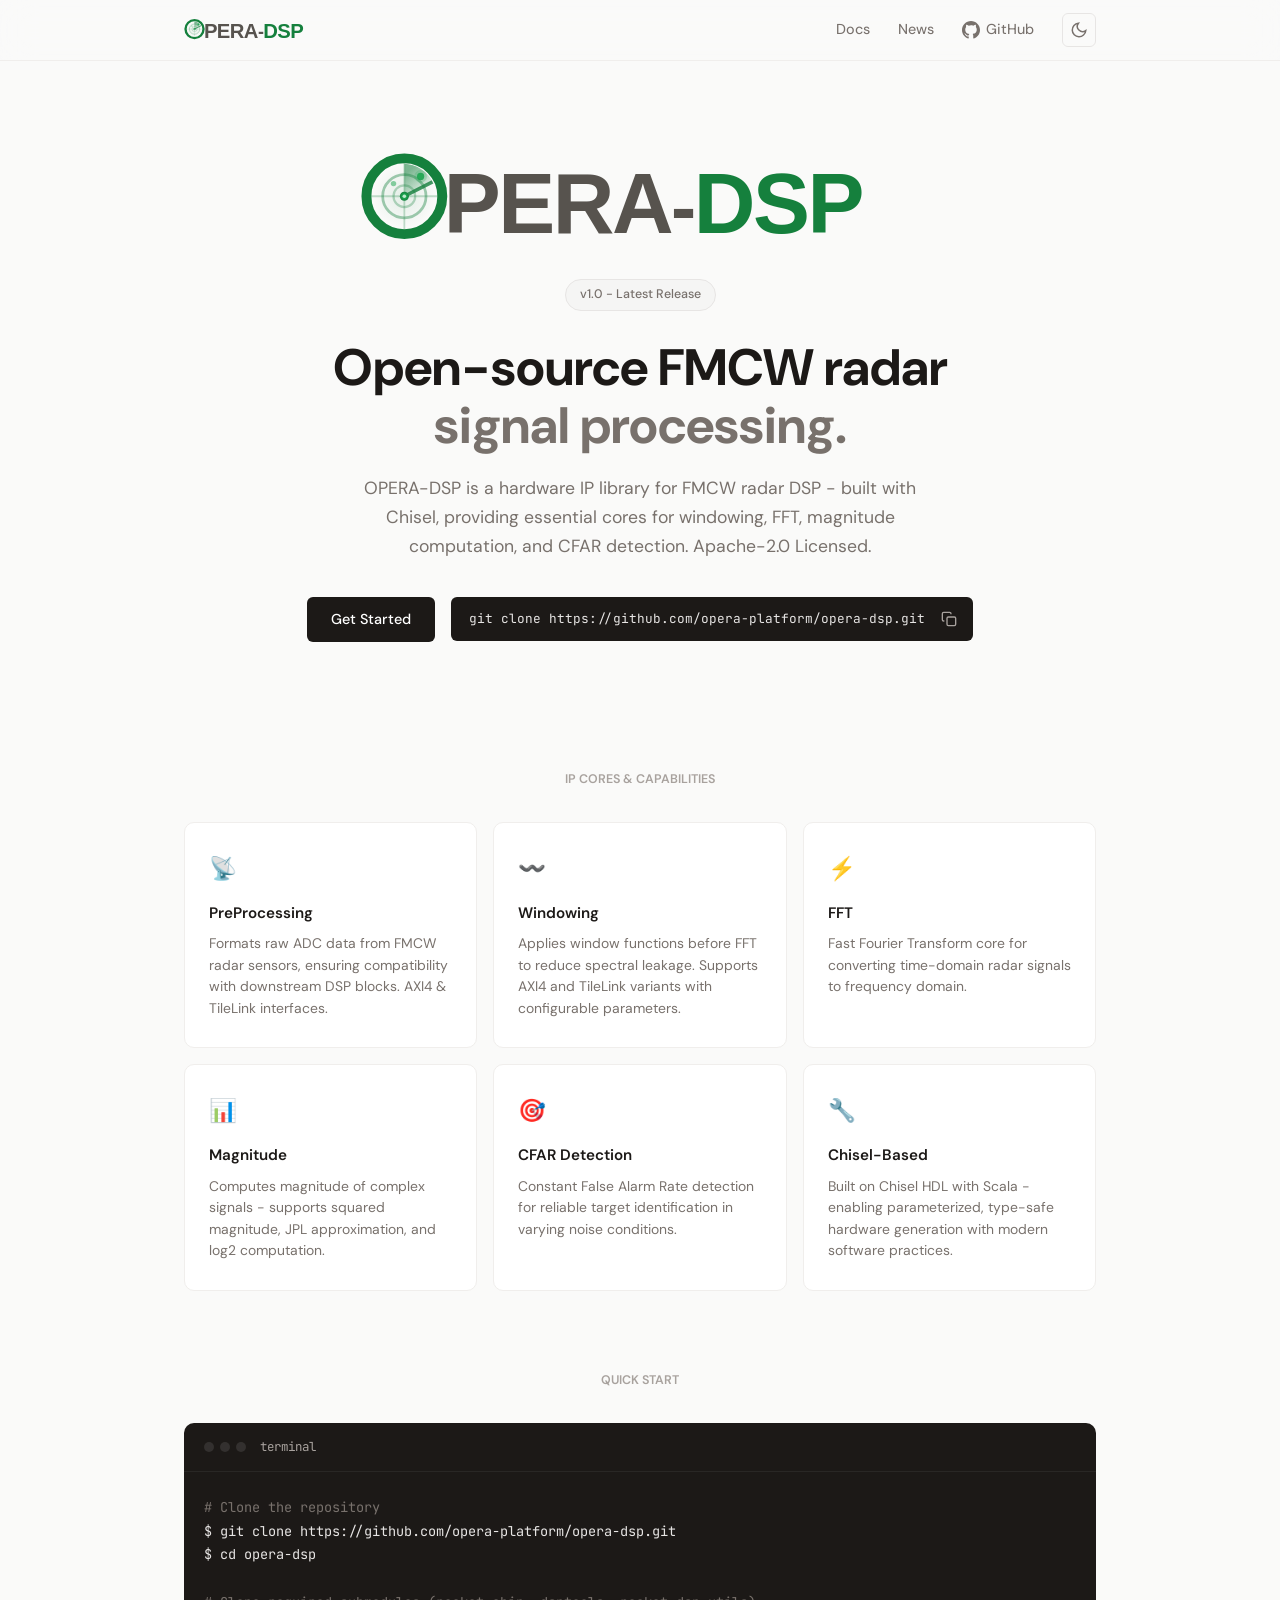
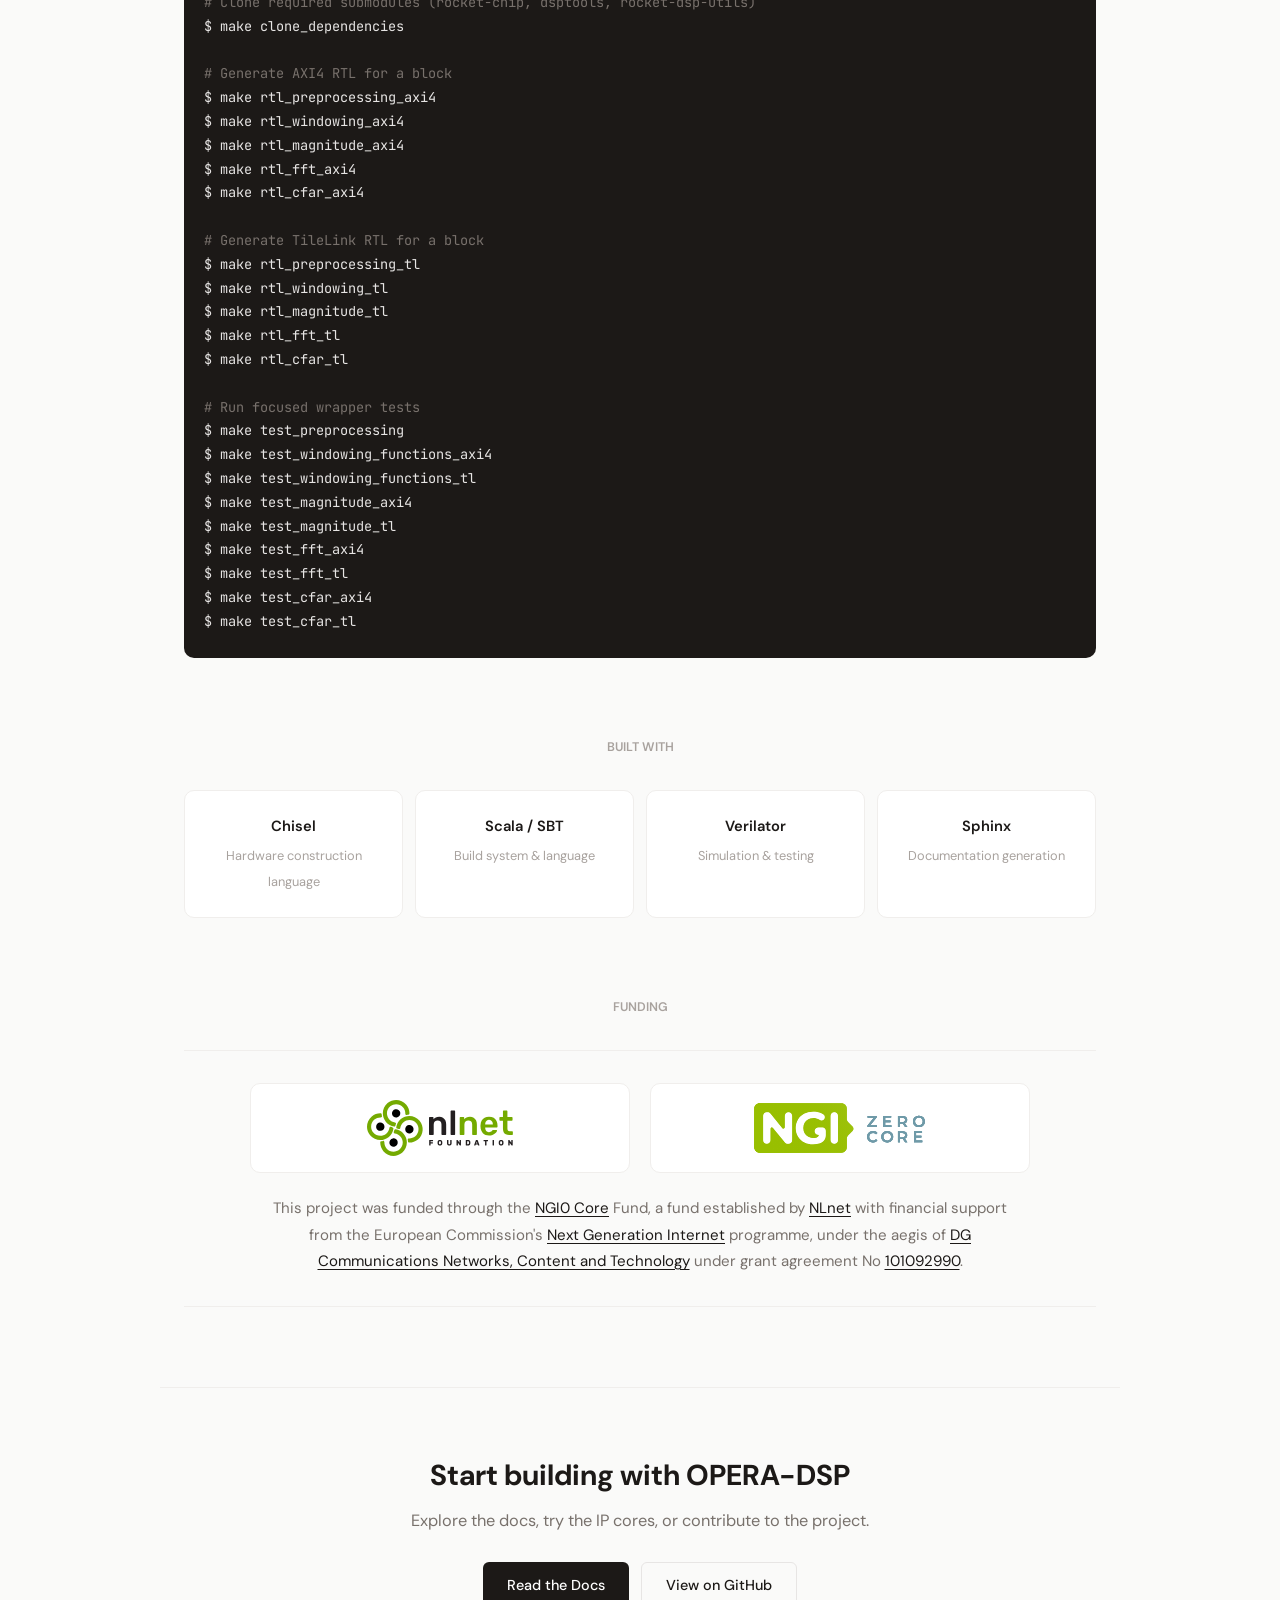
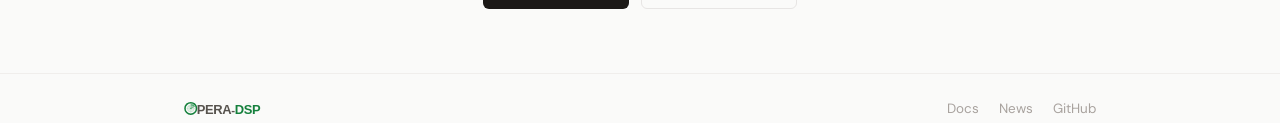
<file: website/index.html>
<!DOCTYPE html>
<html lang="en">
<head>
  <meta charset="UTF-8">
  <meta name="viewport" content="width=device-width, initial-scale=1.0">
  <title>OPERA-DSP - Open-Source FMCW Radar DSP Library</title>
  <meta name="description" content="OPERA-DSP is an open-source hardware IP library for FMCW radar signal processing - windowing, FFT, magnitude, and CFAR detection. Built with Chisel, Apache-2.0 licensed.">
  <link rel="preconnect" href="https://fonts.googleapis.com">
  <link href="https://fonts.googleapis.com/css2?family=DM+Sans:ital,opsz,wght@0,9..40,300;0,9..40,400;0,9..40,500;0,9..40,600;0,9..40,700;1,9..40,400&family=JetBrains+Mono:wght@400;500&display=swap" rel="stylesheet">
  <link rel="icon" href="images/logo-light.svg" type="image/svg+xml">
  <link rel="stylesheet" href="style.css">
  <script src="theme.js"></script>
  <script src="site-config.js"></script>
</head>
<body>

  <div id="nav-placeholder"></div>

  <!-- Hero -->
  <section class="hero">
    <div class="hero-logo">
      <img src="images/logo-light.svg" alt="OPERA-DSP" width="560" class="logo-light">
      <img src="images/logo-dark.svg" alt="OPERA-DSP" width="560" class="logo-dark">
    </div>
    <a href="https://github.com/opera-platform/opera-dsp/releases/tag/v1.0" class="hero-badge" target="_blank" rel="noopener noreferrer">v1.0 - Latest Release</a>
    <h1 class="hero-tagline">Open-source FMCW radar<br><span class="hero-accent">signal processing.</span></h1>
    <p class="hero-sub">
      OPERA-DSP is a hardware IP library for FMCW radar DSP - built with Chisel,
      providing essential cores for windowing, FFT, magnitude computation, and CFAR detection.
      Apache-2.0 Licensed.
    </p>
    <div class="hero-actions">
      <a href="docs.html" class="btn btn-primary">Get Started</a>
      <div class="hero-install">
        <code data-site-clone-command></code>
        <button class="copy-btn" type="button" data-copy-source="cloneCommand" aria-label="Copy install command">
          <svg width="16" height="16" viewBox="0 0 24 24" fill="none" stroke="currentColor" stroke-width="2" aria-hidden="true"><rect x="9" y="9" width="13" height="13" rx="2"/><path d="M5 15H4a2 2 0 01-2-2V4a2 2 0 012-2h9a2 2 0 012 2v1"/></svg>
        </button>
      </div>
    </div>
  </section>

  <!-- IP Cores -->
  <section class="features">
    <div class="container">
      <div class="section-label">IP Cores &amp; Capabilities</div>
      <div class="features-grid">
        <div class="feature-card">
          <div class="feature-icon">📡</div>
          <h3>PreProcessing</h3>
          <p>Formats raw ADC data from FMCW radar sensors, ensuring compatibility with downstream DSP blocks. AXI4 &amp; TileLink interfaces.</p>
        </div>
        <div class="feature-card">
          <div class="feature-icon">〰️</div>
          <h3>Windowing</h3>
          <p>Applies window functions before FFT to reduce spectral leakage. Supports AXI4 and TileLink variants with configurable parameters.</p>
        </div>
        <div class="feature-card">
          <div class="feature-icon">⚡</div>
          <h3>FFT</h3>
          <p>Fast Fourier Transform core for converting time-domain radar signals to frequency domain.</p>
        </div>
        <div class="feature-card">
          <div class="feature-icon">📊</div>
          <h3>Magnitude</h3>
          <p>Computes magnitude of complex signals - supports squared magnitude, JPL approximation, and log2 computation.</p>
        </div>
        <div class="feature-card">
          <div class="feature-icon">🎯</div>
          <h3>CFAR Detection</h3>
          <p>Constant False Alarm Rate detection for reliable target identification in varying noise conditions.</p>
        </div>
        <div class="feature-card">
          <div class="feature-icon">🔧</div>
          <h3>Chisel-Based</h3>
          <p>Built on Chisel HDL with Scala - enabling parameterized, type-safe hardware generation with modern software practices.</p>
        </div>
      </div>
    </div>
  </section>

  <!-- Code Example -->
  <section class="code-section">
    <div class="container">
      <div class="section-label">Quick start</div>
      <div class="code-block">
        <div class="code-header">
          <span class="code-dot"></span>
          <span class="code-dot"></span>
          <span class="code-dot"></span>
          <span class="code-filename">terminal</span>
        </div>
        <pre><code><span class="cm"># Clone the repository</span>
$ <span data-site-clone-command></span>
$ cd opera-dsp

<span class="cm"># Clone required submodules (rocket-chip, dsptools, rocket-dsp-utils)</span>
$ make clone_dependencies

<span class="cm"># Generate AXI4 RTL for a block</span>
$ make rtl_preprocessing_axi4
$ make rtl_windowing_axi4
$ make rtl_magnitude_axi4
$ make rtl_fft_axi4
$ make rtl_cfar_axi4

<span class="cm"># Generate TileLink RTL for a block</span>
$ make rtl_preprocessing_tl
$ make rtl_windowing_tl
$ make rtl_magnitude_tl
$ make rtl_fft_tl
$ make rtl_cfar_tl

<span class="cm"># Run focused wrapper tests</span>
$ make test_preprocessing
$ make test_windowing_functions_axi4
$ make test_windowing_functions_tl
$ make test_magnitude_axi4
$ make test_magnitude_tl
$ make test_fft_axi4
$ make test_fft_tl
$ make test_cfar_axi4
$ make test_cfar_tl</code></pre>
      </div>
    </div>
  </section>

  <!-- Built With -->
  <section class="stack-section">
    <div class="container">
      <div class="section-label">Built With</div>
      <div class="stack-grid">
        <div class="stack-item">
          <strong>Chisel</strong>
          <span>Hardware construction language</span>
        </div>
        <div class="stack-item">
          <strong>Scala / SBT</strong>
          <span>Build system &amp; language</span>
        </div>
        <div class="stack-item">
          <strong>Verilator</strong>
          <span>Simulation &amp; testing</span>
        </div>
        <div class="stack-item">
          <strong>Sphinx</strong>
          <span>Documentation generation</span>
        </div>
      </div>
    </div>
  </section>

  <!-- Funding -->
  <section class="funding-section">
    <div class="container">
      <div class="section-label">Funding</div>
      <div class="funding-panel">
        <div class="funding-logos" aria-label="Funding partners">
          <a class="funding-logo-link" href="https://nlnet.nl/" target="_blank" rel="noopener noreferrer">
            <img src="images/nlnet_banner.svg" alt="NLnet Foundation" loading="lazy">
          </a>
          <a class="funding-logo-link" href="https://nlnet.nl/core/" target="_blank" rel="noopener noreferrer">
            <img src="images/NGI0Core_banner.svg" alt="NGI0 Core Fund" loading="lazy">
          </a>
        </div>
        <p>
          This project was funded through the <a href="https://nlnet.nl/core/" target="_blank" rel="noopener noreferrer">NGI0 Core</a> Fund,
          a fund established by <a href="https://nlnet.nl/" target="_blank" rel="noopener noreferrer">NLnet</a> with financial support from
          the European Commission's <a href="https://ngi.eu/" target="_blank" rel="noopener noreferrer">Next Generation Internet</a> programme,
          under the aegis of <a href="https://commission.europa.eu/about-european-commission/departments-and-executive-agencies/communications-networks-content-and-technology_en" target="_blank" rel="noopener noreferrer">DG Communications Networks, Content and Technology</a>
          under grant agreement No <a href="https://cordis.europa.eu/project/id/101092990" target="_blank" rel="noopener noreferrer">101092990</a>.
        </p>
      </div>
    </div>
  </section>

  <!-- CTA -->
  <section class="cta">
    <div class="container">
      <h2>Start building with OPERA-DSP</h2>
      <p>Explore the docs, try the IP cores, or contribute to the project.</p>
      <div class="cta-actions">
        <a href="docs.html" class="btn btn-primary">Read the Docs</a>
        <a href="#" data-site-repo-link class="btn btn-outline">View on GitHub</a>
      </div>
    </div>
  </section>

  <div id="footer-placeholder"></div>

  <script src="components.js"></script>
  <script src="main.js"></script>

</body>
</html>
</file>
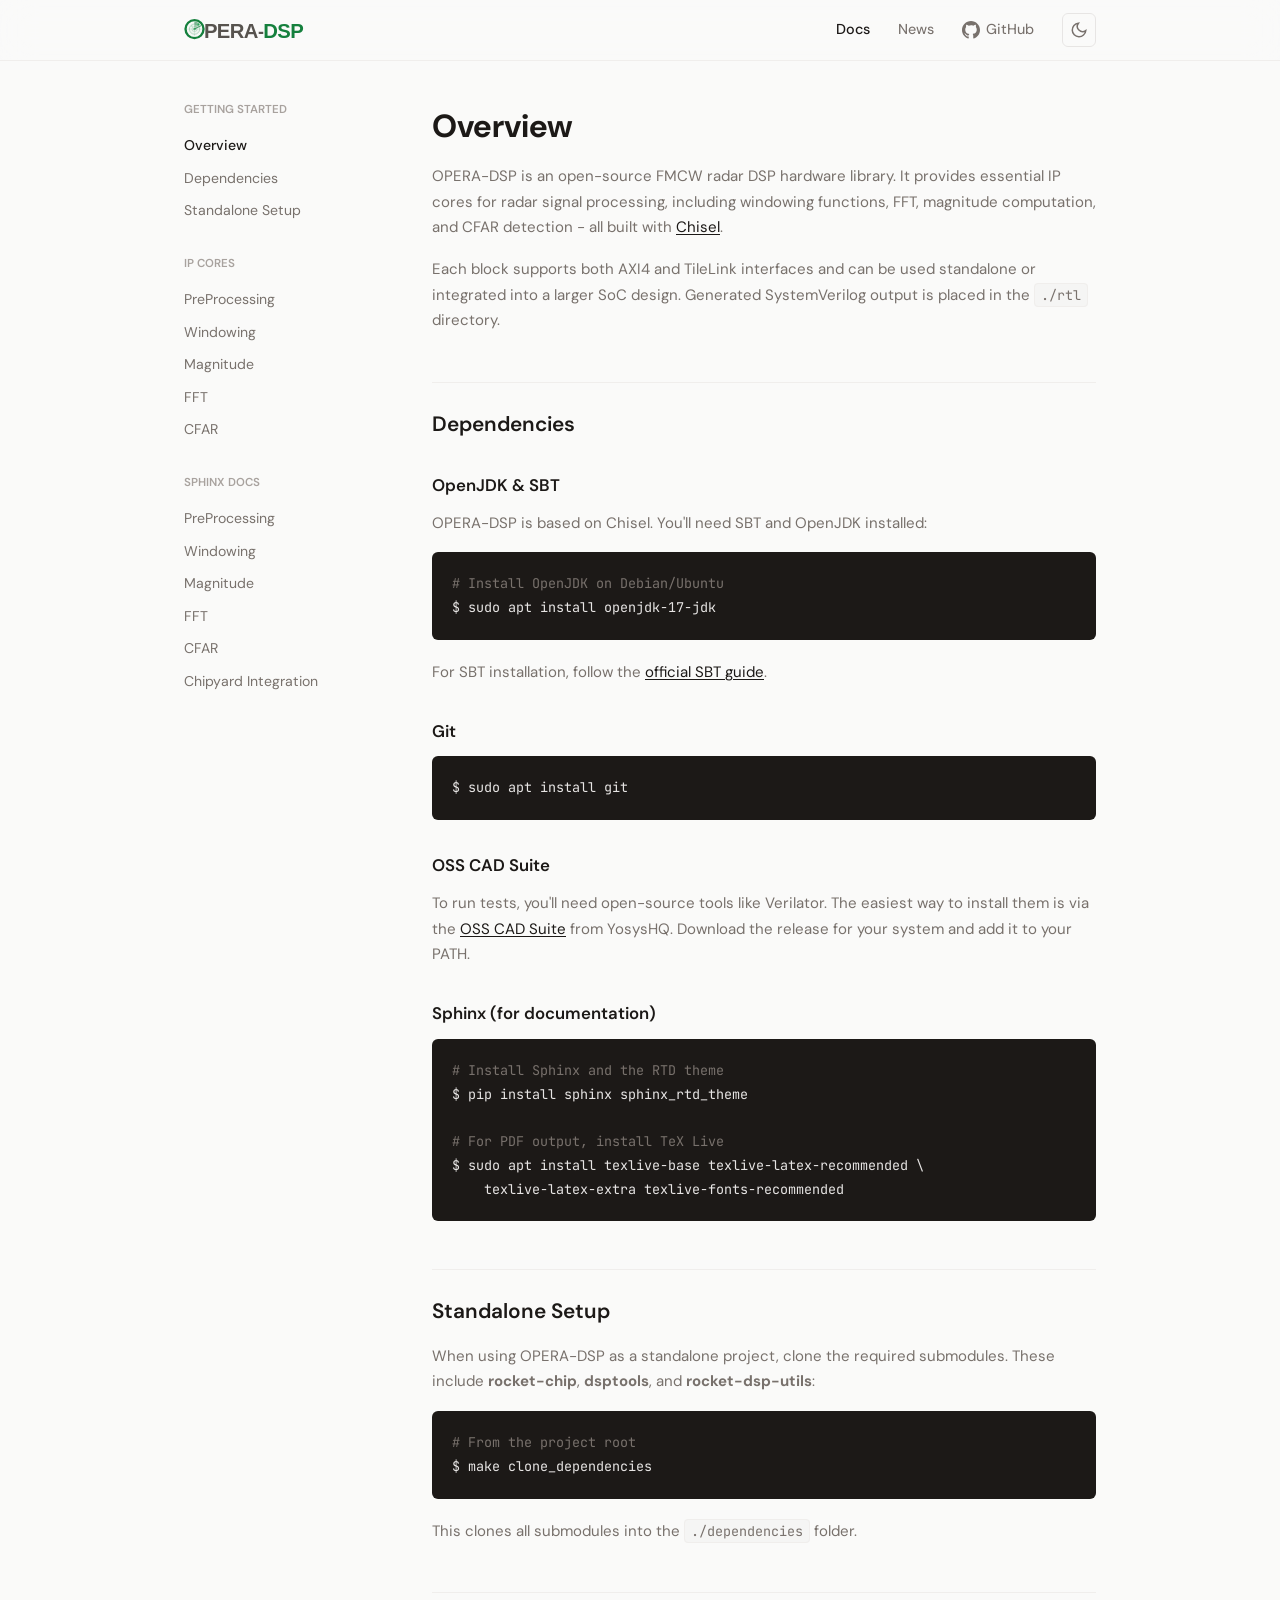
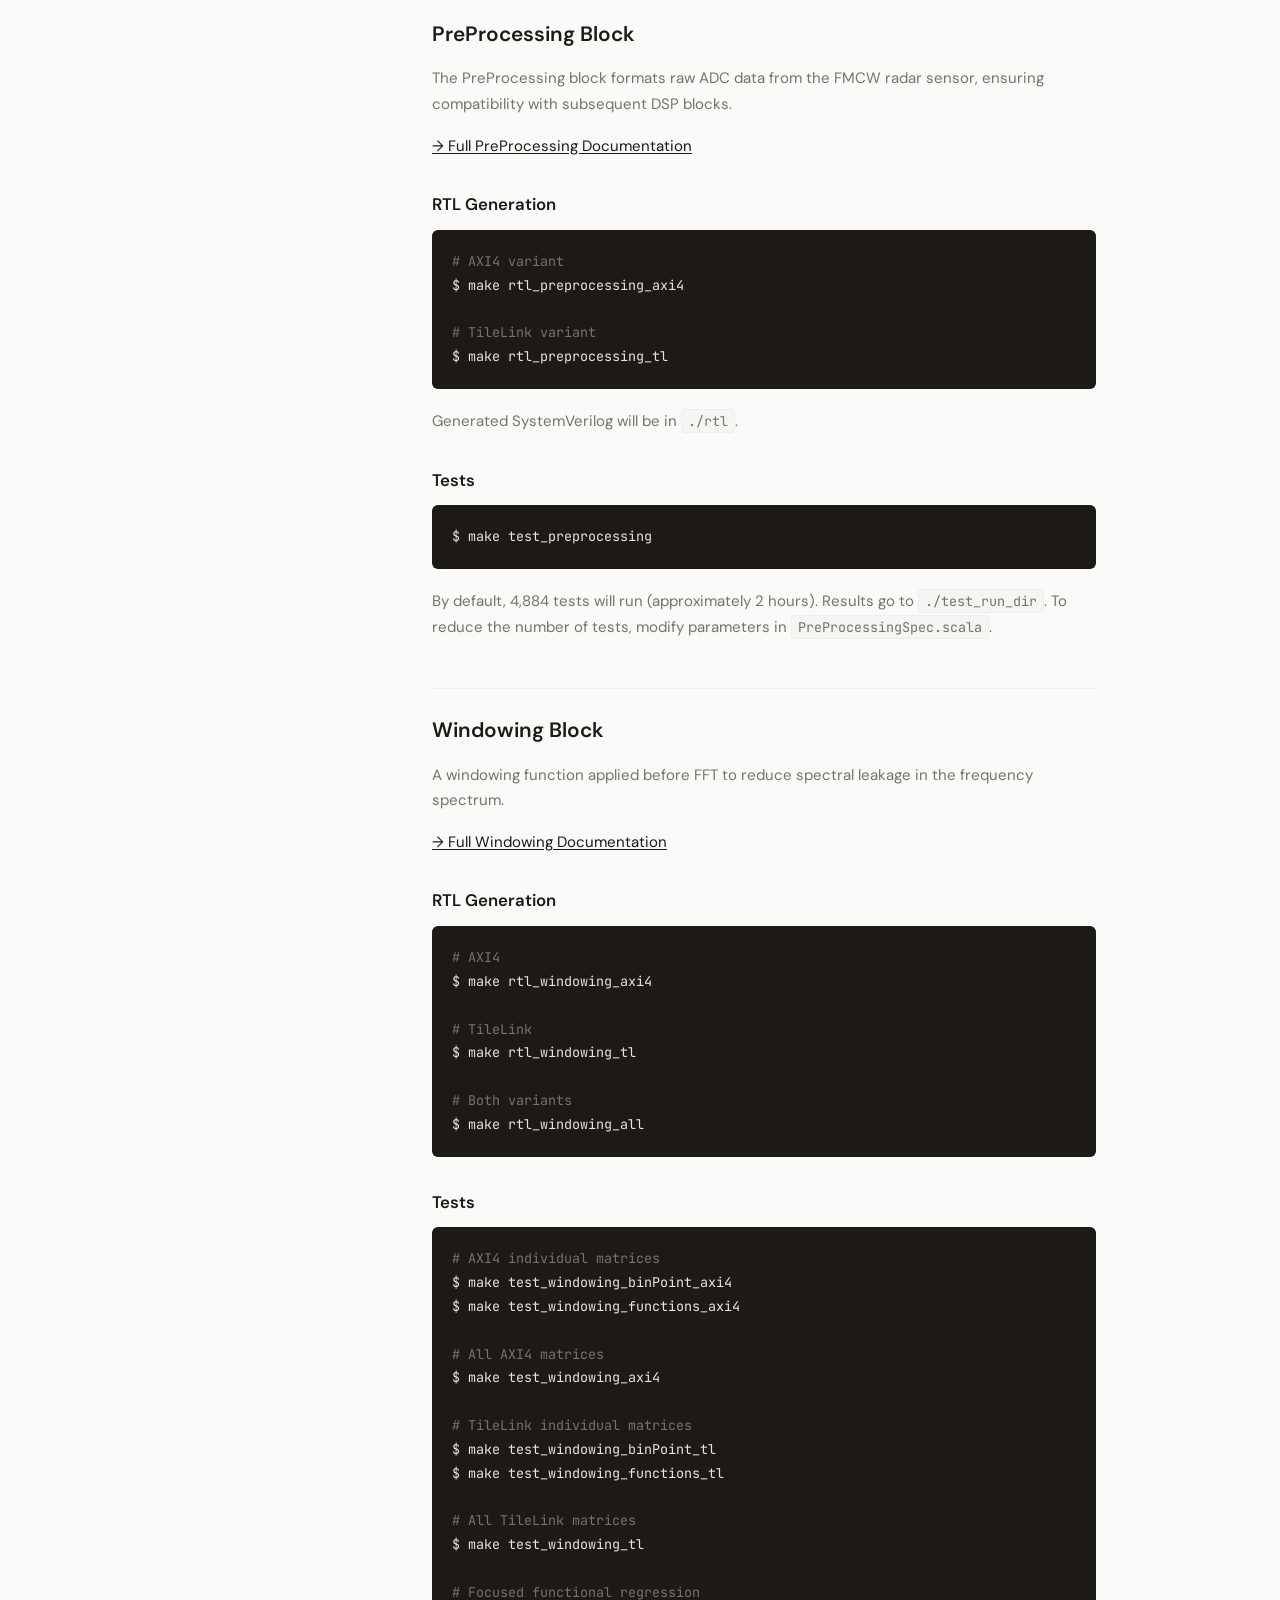
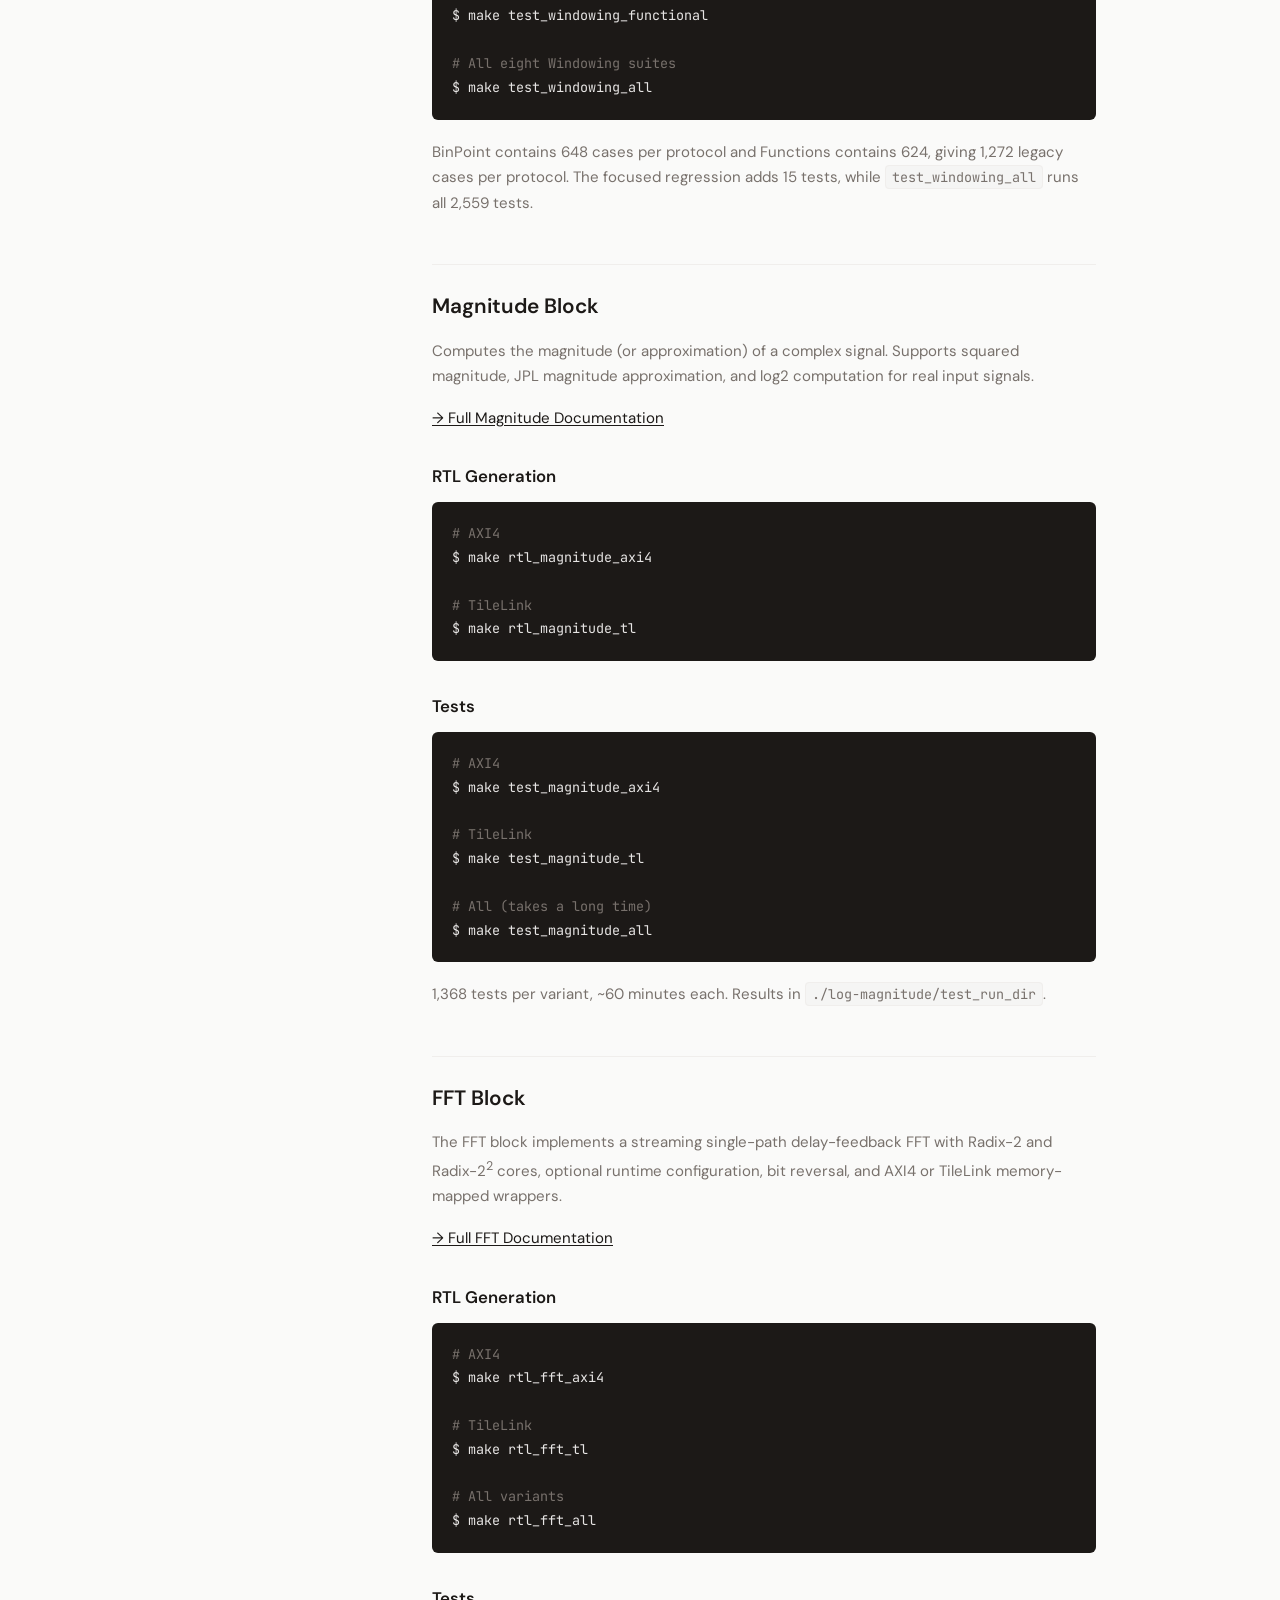
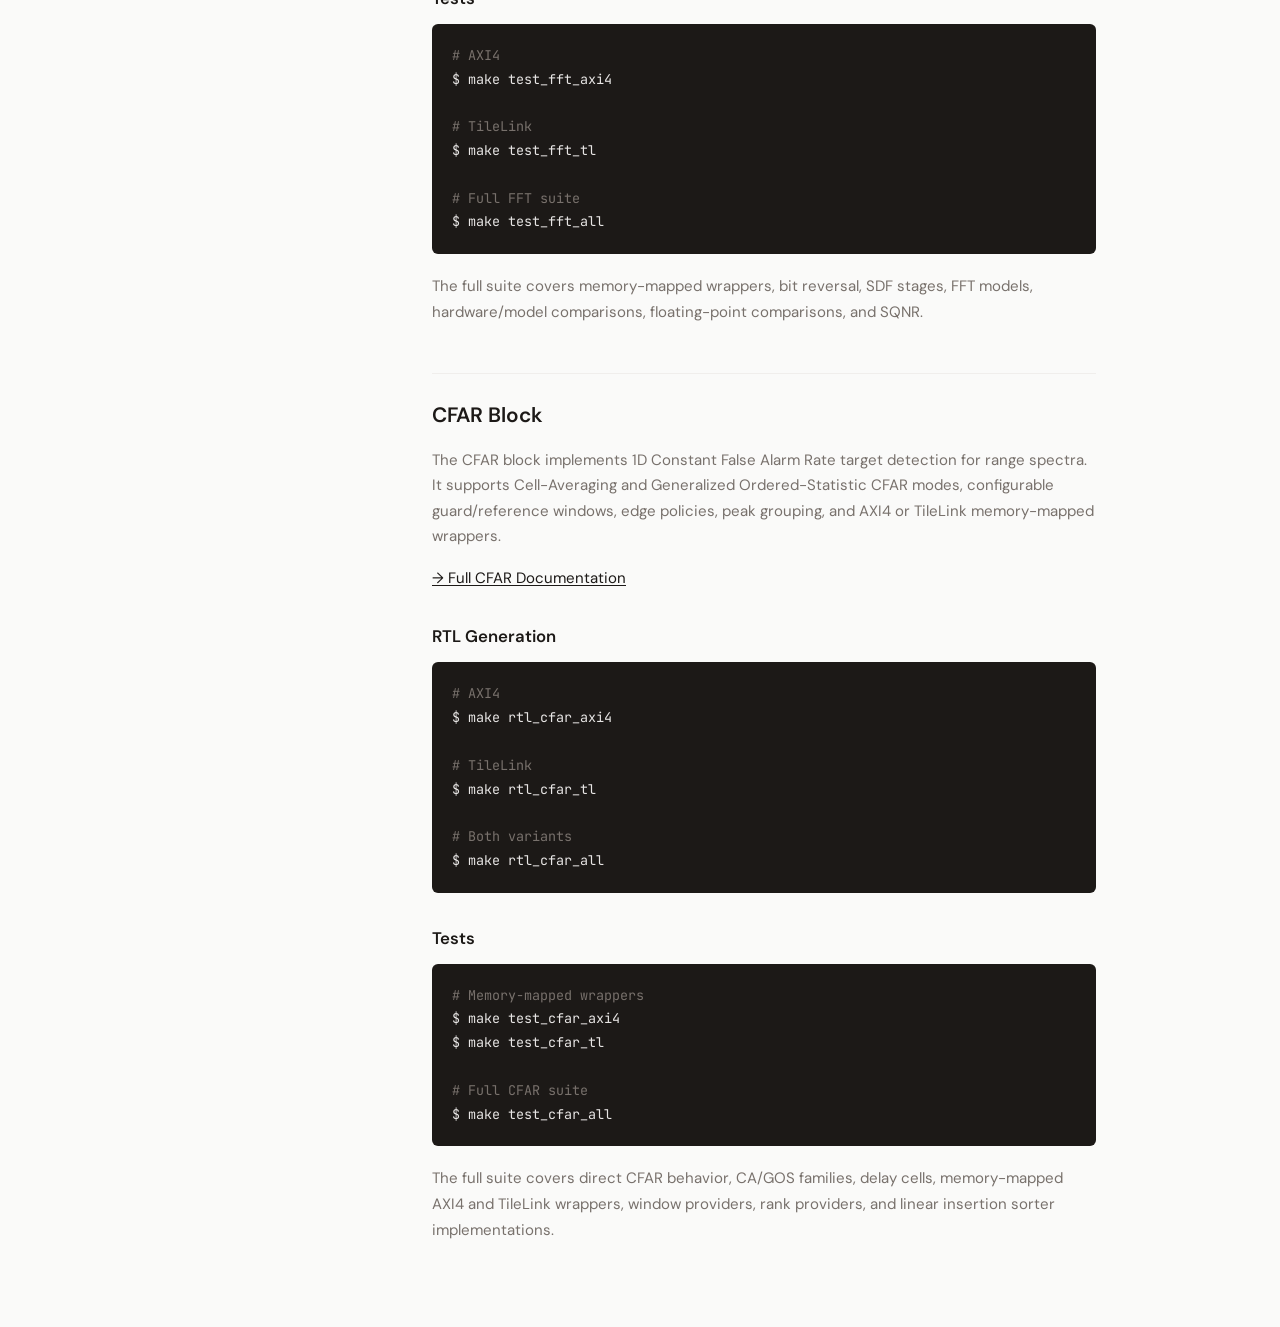
<file: website/docs.html>
<!DOCTYPE html>
<html lang="en">
<head>
  <meta charset="UTF-8">
  <meta name="viewport" content="width=device-width, initial-scale=1.0">
  <title>Docs - OPERA-DSP</title>
  <meta name="description" content="Documentation for OPERA-DSP IP cores - setup, dependencies, and usage guides for PreProcessing, Windowing, Magnitude, FFT, and CFAR blocks.">
  <link rel="preconnect" href="https://fonts.googleapis.com">
  <link href="https://fonts.googleapis.com/css2?family=DM+Sans:ital,opsz,wght@0,9..40,300;0,9..40,400;0,9..40,500;0,9..40,600;0,9..40,700;1,9..40,400&family=JetBrains+Mono:wght@400;500&display=swap" rel="stylesheet">
  <link rel="icon" href="images/logo-light.svg" type="image/svg+xml">
  <link rel="stylesheet" href="style.css">
  <script src="theme.js"></script>
  <script src="site-config.js"></script>
</head>
<body>

  <div id="nav-placeholder"></div>

  <div class="docs-layout">
    <aside class="docs-sidebar" id="docs-sidebar" aria-label="Documentation navigation"></aside>
    <main class="docs-content" id="docs-content"></main>
  </div>

  <div id="footer-placeholder"></div>

  <script src="components.js"></script>
  <script src="main.js"></script>

</body>
</html>
</file>
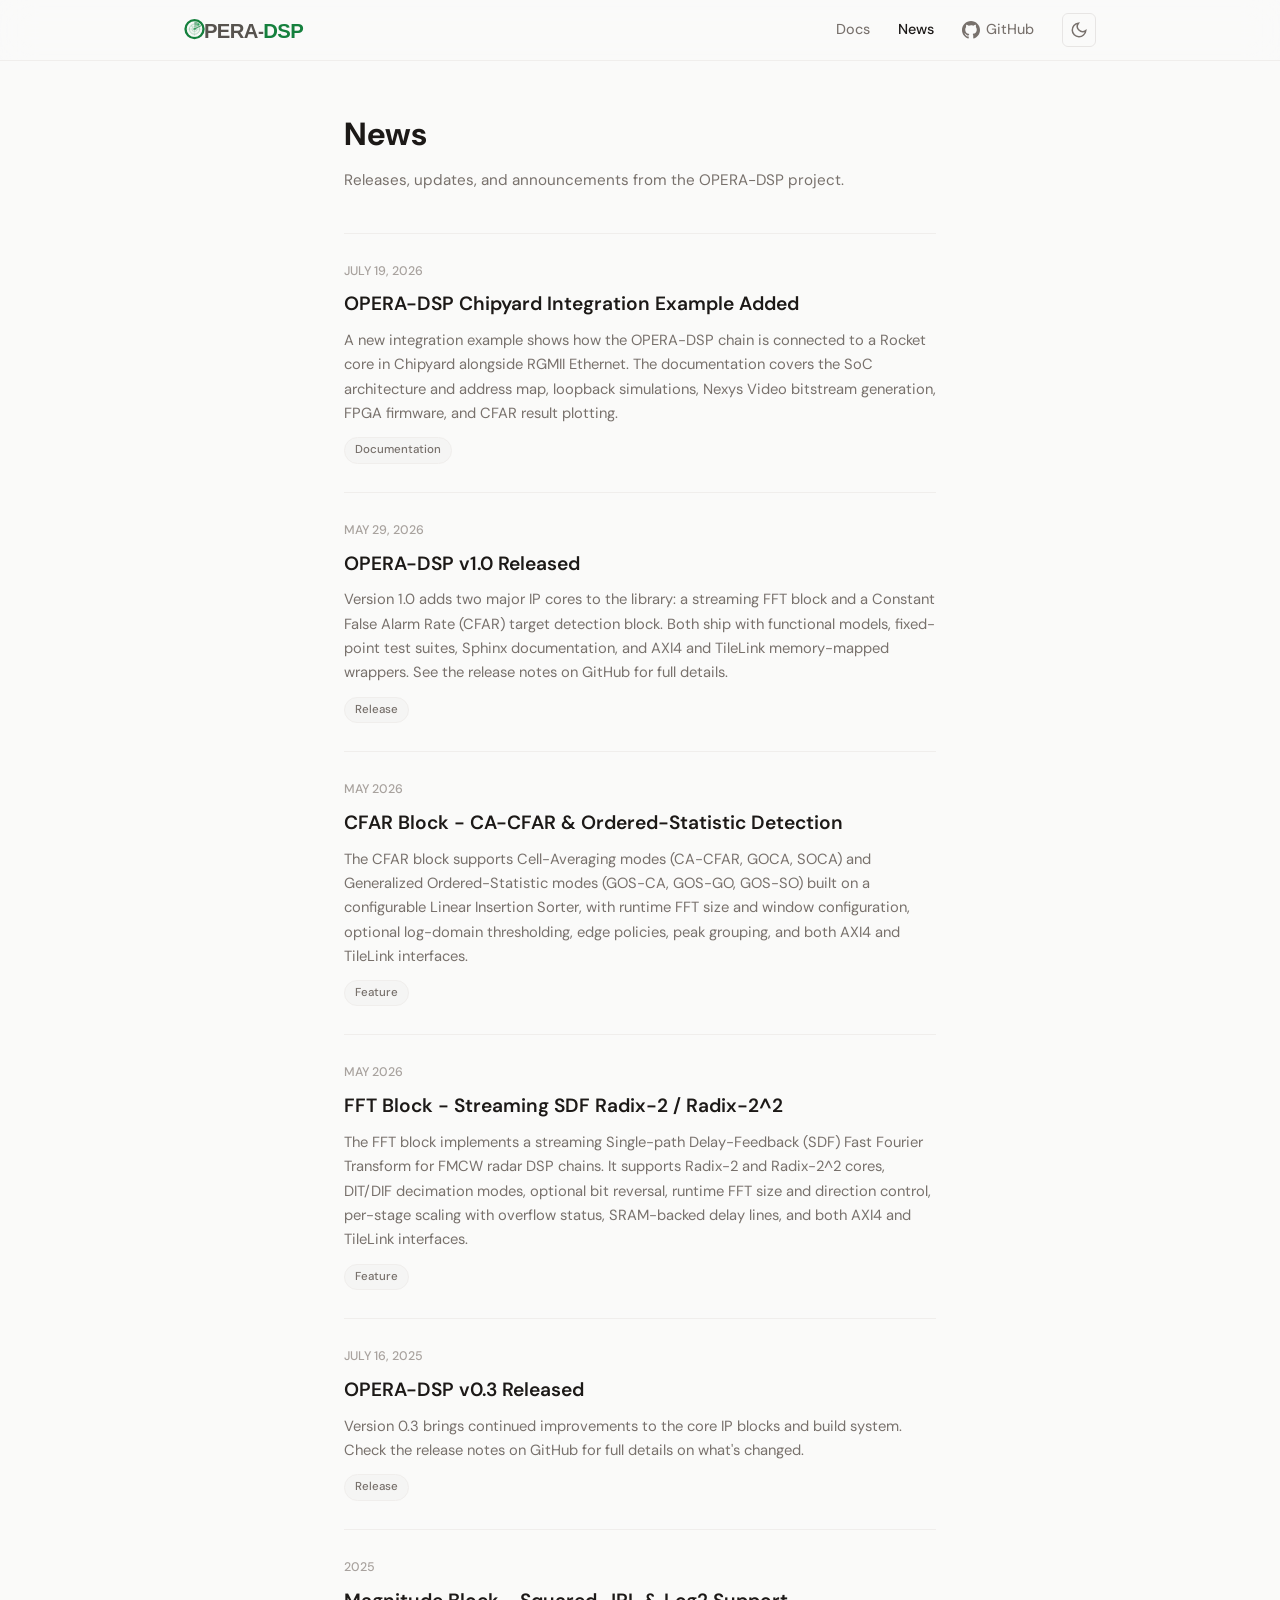
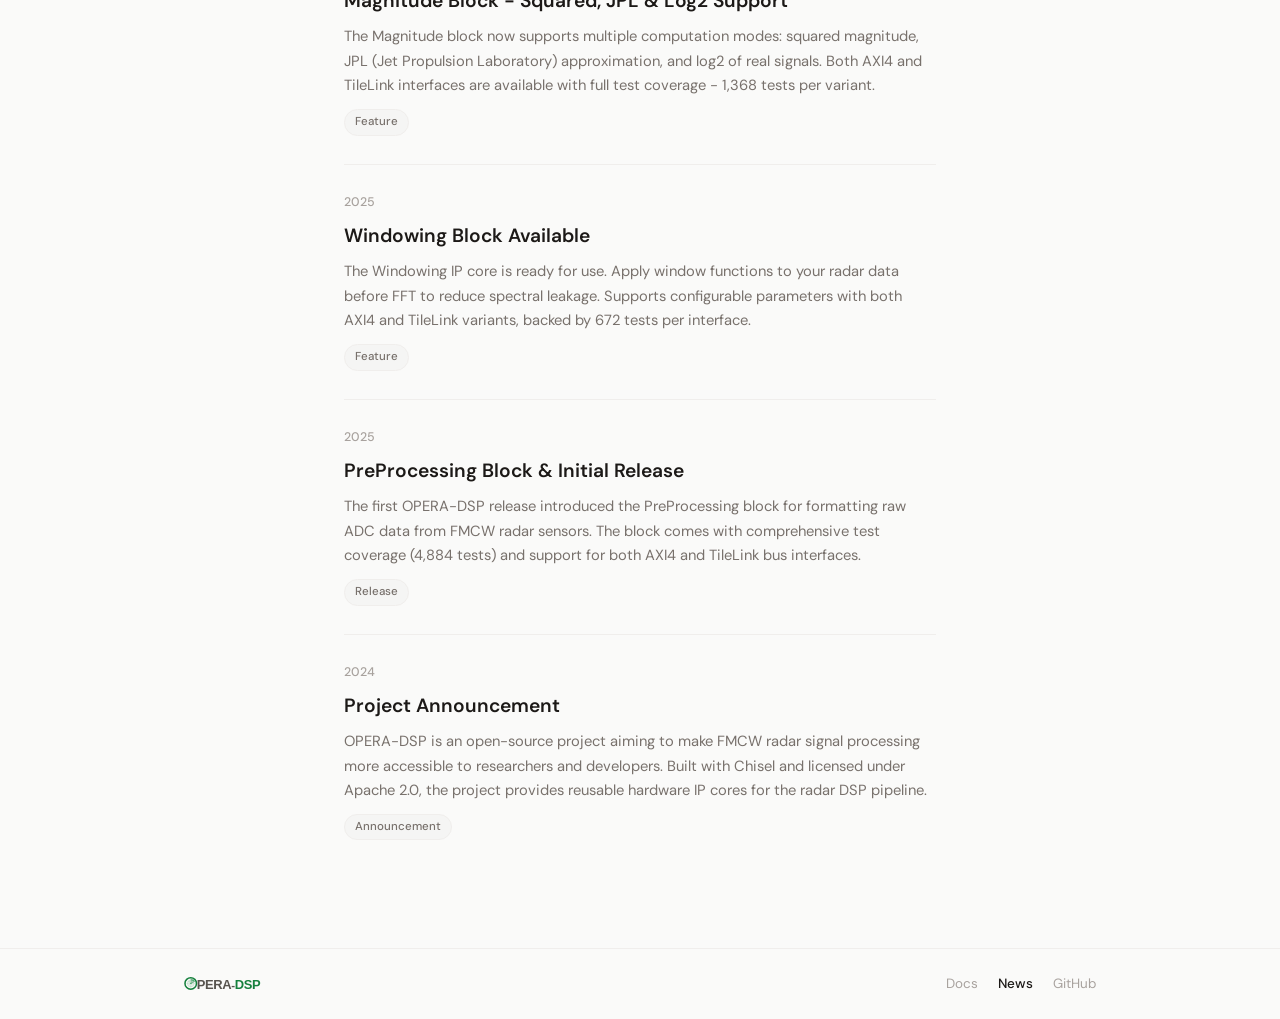
<file: website/news.html>
<!DOCTYPE html>
<html lang="en">
<head>
  <meta charset="UTF-8">
  <meta name="viewport" content="width=device-width, initial-scale=1.0">
  <title>News - OPERA-DSP</title>
  <meta name="description" content="Releases, updates, and announcements from the OPERA-DSP open-source FMCW radar DSP project.">
  <link rel="preconnect" href="https://fonts.googleapis.com">
  <link href="https://fonts.googleapis.com/css2?family=DM+Sans:ital,opsz,wght@0,9..40,300;0,9..40,400;0,9..40,500;0,9..40,600;0,9..40,700;1,9..40,400&family=JetBrains+Mono:wght@400;500&display=swap" rel="stylesheet">
  <link rel="icon" href="images/logo-light.svg" type="image/svg+xml">
  <link rel="stylesheet" href="style.css">
  <script src="theme.js"></script>
  <script src="site-config.js"></script>
</head>
<body>

  <div id="nav-placeholder"></div>

  <!-- News -->
  <div class="news-page">
    <h1>News</h1>
    <p>Releases, updates, and announcements from the OPERA-DSP project.</p>
    <div id="news-list"></div>
  </div>

  <div id="footer-placeholder"></div>

  <script src="components.js"></script>
  <script src="main.js"></script>

</body>
</html>
</file>
<file: website/style.css>
/* Light theme tokens (default) */
:root {
  --bg: #fafaf9;
  --bg-alt: #f5f5f4;
  --surface: #ffffff;
  --border: #e7e5e4;
  --border-light: #f0eeec;
  --text: #1c1917;
  --text-secondary: #78716c;
  --text-tertiary: #a8a29e;
  --btn-bg: #1c1917;
  --btn-text: #ffffff;
  --btn-hover: #292524;
  --code-bg: #1c1917;
  --code-text: #e7e5e4;
  --green: #16a34a;
  --radius: 10px;
  --radius-sm: 6px;
  --font: 'DM Sans', -apple-system, sans-serif;
  --mono: 'JetBrains Mono', monospace;
  --nav-bg: rgba(250, 250, 249, 0.85);
  --focus-ring: rgba(22, 163, 74, 0.28);
}

/* Dark theme overrides - applied when data-theme="dark" is set on <html> */
[data-theme="dark"] {
  --bg: #0d1117;
  --bg-alt: #161b22;
  --surface: #161b22;
  --border: #30363d;
  --border-light: #21262d;
  --text: #e6edf3;
  --text-secondary: #8b949e;
  --text-tertiary: #6e7681;
  --btn-bg: #16a34a;
  --btn-text: #0d1117;
  --btn-hover: #15803d;
  --code-bg: #161b22;
  --code-text: #e6edf3;
  --green: #4ade80;
  --nav-bg: rgba(13, 17, 23, 0.85);
  --focus-ring: rgba(74, 222, 128, 0.24);
}

/* Theme toggle button */
.theme-toggle {
  background: none;
  border: 1px solid var(--border);
  border-radius: var(--radius-sm);
  cursor: pointer;
  width: 34px;
  height: 34px;
  display: flex;
  align-items: center;
  justify-content: center;
  color: var(--text-secondary);
  transition: color 0.2s, border-color 0.2s;
}

.theme-toggle:hover {
  color: var(--text);
  border-color: var(--text-tertiary);
}

/* Shows light logo by default, dark logo when dark theme is active. */
.logo-dark { display: none; }
.logo-light { display: inline; }

[data-theme="dark"] .logo-dark { display: inline; }
[data-theme="dark"] .logo-light { display: none; }

/* Theme toggle icons - shows moon icon (switch-to-dark) by default, sun icon in dark mode */
.theme-toggle .icon-sun { display: none; }
.theme-toggle .icon-moon { display: block; }

[data-theme="dark"] .theme-toggle .icon-sun { display: block; }
[data-theme="dark"] .theme-toggle .icon-moon { display: none; }

/* Global reset */
*, *::before, *::after { margin: 0; padding: 0; box-sizing: border-box; }

/* Smooth scroll for anchor links (e.g. docs sidebar navigation) */
html { scroll-behavior: smooth; }

@media (prefers-reduced-motion: reduce) {
  html { scroll-behavior: auto; }

  *, *::before, *::after {
    animation-duration: 0.01ms !important;
    animation-iteration-count: 1 !important;
    transition-duration: 0.01ms !important;
  }
}

body {
  font-family: var(--font);
  color: var(--text);
  background: var(--bg);
  line-height: 1.6;
  -webkit-font-smoothing: antialiased;
  transition: background-color 0.3s, color 0.3s;
}

a { color: var(--text); }

a:focus-visible,
button:focus-visible {
  outline: 2px solid var(--green);
  outline-offset: 3px;
  box-shadow: 0 0 0 4px var(--focus-ring);
}

.container {
  max-width: 960px;
  margin: 0 auto;
  padding: 0 24px;
}

/* Nav Placeholder (prevents layout shift before components.js loads) */
#nav-placeholder { min-height: 60px; }

/* Navigation
   Sticky top bar with frosted-glass backdrop blur.
   Desktop: logo + links + theme toggle inline. */

.nav {
  position: sticky;
  top: 0;
  z-index: 100;
  background: var(--nav-bg);
  backdrop-filter: blur(16px);
  -webkit-backdrop-filter: blur(16px);
  border-bottom: 1px solid var(--border-light);
}

.nav-inner {
  max-width: 960px;
  margin: 0 auto;
  padding: 0 24px;
  height: 60px;
  display: flex;
  align-items: center;
  justify-content: space-between;
}

.nav-logo {
  font-weight: 600;
  font-size: 1.05rem;
  color: var(--text);
  text-decoration: none;
  display: flex;
  align-items: center;
  gap: 6px;
}

.nav-links {
  display: flex;
  align-items: center;
  gap: 28px;
}

.nav-links a {
  color: var(--text-secondary);
  text-decoration: none;
  font-size: 0.9rem;
  font-weight: 450;
  transition: color 0.2s;
}

.nav-links a:hover { color: var(--text); }

.nav-links a[aria-current="page"],
.mobile-menu a[aria-current="page"],
.footer-right a[aria-current="page"] {
  color: var(--text);
  font-weight: 500;
}

.nav-github {
  display: flex;
  align-items: center;
  gap: 6px;
}

/* Mobile menu button */
.nav-toggle {
  display: none;
  background: none;
  border: none;
  cursor: pointer;
  width: 32px;
  height: 32px;
  flex-direction: column;
  justify-content: center;
  align-items: center;
  gap: 5px;
}

.nav-toggle span {
  display: block;
  width: 20px;
  height: 1.5px;
  background: var(--text);
  transition: all 0.3s;
}

/* Animate lines into an X when menu is open */
.nav-toggle.active span:first-child { transform: rotate(45deg) translate(2.5px, 2.5px); }
.nav-toggle.active span:last-child { transform: rotate(-45deg) translate(2.5px, -2.5px); }

/* Full-width dropdown menu for mobile, toggled via .open class */
.mobile-menu {
  display: none;
  position: fixed;
  top: 60px;
  left: 0;
  right: 0;
  background: var(--bg);
  border-bottom: 1px solid var(--border);
  padding: 16px 24px;
  flex-direction: column;
  gap: 12px;
  z-index: 99;
}

.mobile-menu[hidden] { display: none !important; }
.mobile-menu.open { display: flex; }

.mobile-menu a {
  color: var(--text-secondary);
  text-decoration: none;
  font-size: 0.95rem;
  padding: 8px 0;
}

.mobile-menu .theme-toggle {
  align-self: flex-start;
  margin-top: 4px;
}

@media (max-width: 640px) {
  .nav-links { display: none; }
  .nav-toggle { display: flex; }
}

/* Hero */

.hero {
  max-width: 960px;
  margin: 0 auto;
  padding: 80px 24px 64px;
  text-align: center;
}

.hero-badge {
  display: inline-block;
  font-size: 0.78rem;
  font-weight: 500;
  color: var(--text-secondary);
  background: var(--bg-alt);
  border: 1px solid var(--border);
  padding: 5px 14px;
  border-radius: 100px;
  margin-bottom: 28px;
  text-decoration: none;
  transition: color 0.15s ease, border-color 0.15s ease;
}

.hero-badge:hover {
  color: var(--text);
  border-color: var(--green);
}

.hero-tagline {
  font-size: 3.2rem;
  font-weight: 700;
  line-height: 1.12;
  margin-bottom: 20px;
  color: var(--text);
}

.hero-logo {
  margin-bottom: 20px;
  display: flex;
  justify-content: center;
}

.hero-logo img {
  max-width: 100%;
  height: auto;
}

.hero-accent {
  color: var(--text-secondary);
}

.hero-sub {
  font-size: 1.1rem;
  color: var(--text-secondary);
  max-width: 560px;
  margin: 0 auto 36px;
  line-height: 1.65;
  font-weight: 400;
}

.hero-actions {
  display: flex;
  align-items: center;
  justify-content: center;
  gap: 16px;
  flex-wrap: wrap;
}

.btn {
  display: inline-flex;
  align-items: center;
  gap: 8px;
  padding: 11px 24px;
  border-radius: var(--radius-sm);
  font-size: 0.9rem;
  font-weight: 500;
  font-family: var(--font);
  text-decoration: none;
  transition: all 0.2s;
  cursor: pointer;
  border: none;
}

.btn-primary {
  background: var(--btn-bg);
  color: var(--btn-text);
}

.btn-primary:hover {
  background: var(--btn-hover);
  transform: translateY(-1px);
  box-shadow: 0 4px 12px rgba(0,0,0,0.12);
}

.btn-outline {
  background: transparent;
  color: var(--text);
  border: 1px solid var(--border);
}

.btn-outline:hover {
  background: var(--bg-alt);
  border-color: var(--text-tertiary);
}

.hero-install {
  display: flex;
  align-items: center;
  background: var(--code-bg);
  border-radius: var(--radius-sm);
  padding: 10px 12px 10px 18px;
  gap: 12px;
}

.hero-install code {
  font-family: var(--mono);
  font-size: 0.8rem;
  color: var(--code-text);
  white-space: nowrap;
}

.copy-btn {
  background: none;
  border: none;
  color: var(--text-tertiary);
  cursor: pointer;
  padding: 4px;
  display: flex;
  transition: color 0.2s;
  flex-shrink: 0;
}

.copy-btn:hover { color: var(--code-text); }

@media (max-width: 640px) {
  .hero {
    padding: 56px 20px 48px;
  }

  .hero-tagline {
    font-size: 2.15rem;
  }

  .hero-install {
    width: 100%;
    max-width: 360px;
  }

  .hero-install code {
    white-space: normal;
    word-break: break-word;
    text-align: left;
  }
}

/* Section Label */

.section-label {
  font-size: 0.78rem;
  font-weight: 600;
  text-transform: uppercase;
  color: var(--text-tertiary);
  margin-bottom: 32px;
  text-align: center;
}

/* Features
   3-column grid of IP core cards on index.html.  */

.features {
  padding: 64px 0 80px;
}

.features-grid {
  display: grid;
  grid-template-columns: repeat(3, 1fr);
  gap: 16px;
}

.feature-card {
  padding: 28px 24px;
  border-radius: var(--radius);
  border: 1px solid var(--border-light);
  background: var(--surface);
  transition: all 0.3s ease;
  opacity: 0;
  transform: translateY(16px);
}

.feature-card.visible {
  opacity: 1;
  transform: translateY(0);
}

.feature-card:hover {
  border-color: var(--border);
  box-shadow: 0 2px 12px rgba(0,0,0,0.04);
}

.feature-icon {
  font-size: 1.4rem;
  margin-bottom: 14px;
}

.feature-card h3 {
  font-size: 0.95rem;
  font-weight: 600;
  margin-bottom: 8px;
}

.feature-card p {
  font-size: 0.87rem;
  color: var(--text-secondary);
  line-height: 1.55;
}

.feature-card em {
  color: var(--text-tertiary);
  font-style: italic;
}

@media (max-width: 768px) {
  .features-grid { grid-template-columns: repeat(2, 1fr); }
}

@media (max-width: 480px) {
  .features-grid { grid-template-columns: 1fr; }
}

/* Code Section
   Terminal-style code block with macOS-like window dots.  */

.code-section {
  padding: 0 0 80px;
}

.code-block {
  background: var(--code-bg);
  border-radius: var(--radius);
  overflow: hidden;
  opacity: 0;
  transform: translateY(16px);
  transition: all 0.4s ease;
}

.code-block.visible {
  opacity: 1;
  transform: translateY(0);
}

.code-header {
  display: flex;
  align-items: center;
  gap: 6px;
  padding: 14px 20px;
  border-bottom: 1px solid rgba(255,255,255,0.06);
}

.code-dot {
  width: 10px;
  height: 10px;
  border-radius: 50%;
  background: rgba(255,255,255,0.1);
}

.code-filename {
  font-family: var(--mono);
  font-size: 0.78rem;
  color: var(--text-tertiary);
  margin-left: 8px;
}

.code-block pre {
  padding: 24px 20px;
  overflow-x: auto;
}

.code-block code {
  font-family: var(--mono);
  font-size: 0.85rem;
  line-height: 1.7;
  color: var(--code-text);
}

/* Syntax highlighting color used by the hand-authored command examples. */
.cm { color: #78716c; }   /* comments */

/* Stack / Built With Section
   4-column grid listing the project's technology stack (index.html). */

.stack-section {
  padding: 0 0 80px;
}

.stack-grid {
  display: grid;
  grid-template-columns: repeat(4, 1fr);
  gap: 12px;
  max-width: 960px;
  margin: 0 auto;
}

.stack-item {
  text-align: center;
  padding: 24px 16px;
  border: 1px solid var(--border-light);
  border-radius: var(--radius);
  background: var(--surface);
  transition: border-color 0.2s;
}

.stack-item:hover {
  border-color: var(--border);
}

.stack-item strong {
  display: block;
  font-size: 0.92rem;
  font-weight: 600;
  margin-bottom: 4px;
}

.stack-item span {
  font-size: 0.8rem;
  color: var(--text-tertiary);
}

@media (max-width: 640px) {
  .stack-grid { grid-template-columns: repeat(2, 1fr); }
}

/* Funding acknowledgement
   NLnet / NGI0 Core acknowledgement on the landing page. */

.funding-section {
  padding: 0 0 80px;
}

.funding-panel {
  border-top: 1px solid var(--border-light);
  border-bottom: 1px solid var(--border-light);
  padding: 32px 0;
  opacity: 0;
  transform: translateY(16px);
  transition: all 0.4s ease;
}

.funding-panel.visible {
  opacity: 1;
  transform: translateY(0);
}

.funding-logos {
  display: flex;
  flex-wrap: nowrap;
  justify-content: center;
  align-items: stretch;
  gap: 20px;
  margin-bottom: 22px;
}

.funding-logo-link {
  display: flex;
  align-items: center;
  justify-content: center;
  /* Equal halves of the active width; never wrap, always shrink to fit. */
  flex: 1 1 0;
  min-width: 0;
  max-width: 380px;
  min-height: 90px;
  padding: 16px 24px;
  border: 1px solid var(--border-light);
  border-radius: var(--radius);
  background: #ffffff;
  transition: border-color 0.2s, transform 0.2s;
}

.funding-logo-link:hover {
  border-color: var(--border);
  transform: translateY(-1px);
}

.funding-logo-link img {
  display: block;
  /* Size by height so both banners match visually despite different
     aspect ratios; max-width lets them shrink on narrow viewports. */
  width: auto;
  height: auto;
  max-width: 100%;
  max-height: 56px;
  object-fit: contain;
}

.funding-panel p {
  max-width: 760px;
  margin: 0 auto;
  color: var(--text-secondary);
  font-size: 0.94rem;
  line-height: 1.75;
  text-align: center;
}

.funding-panel a {
  color: var(--text);
  text-decoration: underline;
  text-underline-offset: 3px;
}

.funding-panel a:hover {
  color: var(--text-secondary);
}

@media (max-width: 640px) {
  .funding-logos {
    gap: 8px;
  }

  .funding-logo-link {
    max-width: none;
    min-height: 64px;
    padding: 8px;
  }

  .funding-logo-link img {
    max-height: 42px;
  }

  .funding-panel p {
    text-align: left;
  }
}

/* CTA
   Bottom call-to-action banner on index.html. Fades in on scroll. */

.cta {
  text-align: center;
  padding: 64px 24px;
  margin: 0 auto;
  max-width: 960px;
  border-top: 1px solid var(--border-light);
  opacity: 0;
  transform: translateY(16px);
  transition: all 0.4s ease;
}

.cta.visible {
  opacity: 1;
  transform: translateY(0);
}

.cta h2 {
  font-size: 1.8rem;
  font-weight: 700;
  margin-bottom: 10px;
}

.cta p {
  color: var(--text-secondary);
  margin-bottom: 28px;
  font-size: 1.02rem;
}

.cta-actions {
  display: flex;
  gap: 12px;
  justify-content: center;
  flex-wrap: wrap;
}

/* Footer */

.footer {
  border-top: 1px solid var(--border-light);
  padding: 24px 0;
}

.footer-inner {
  max-width: 960px;
  margin: 0 auto;
  padding: 0 24px;
  display: flex;
  align-items: center;
  justify-content: space-between;
  font-size: 0.84rem;
  color: var(--text-tertiary);
}

.footer-left {
  display: flex;
  align-items: center;
  gap: 6px;
}

.footer-right {
  display: flex;
  gap: 20px;
}

.footer-right a {
  color: var(--text-tertiary);
  text-decoration: none;
  transition: color 0.2s;
}

.footer-right a:hover { color: var(--text); }

@media (max-width: 480px) {
  .footer-inner { flex-direction: column; gap: 12px; }
}

/*  Docs Page */

.docs-layout {
  max-width: 960px;
  margin: 0 auto;
  padding: 40px 24px 80px;
  display: grid;
  grid-template-columns: 200px 1fr;
  gap: 48px;
}

.docs-sidebar {
  position: sticky;
  top: 80px;
  align-self: start;
}

.docs-sidebar-group {
  margin-bottom: 28px;
}

.docs-sidebar-label {
  font-size: 0.72rem;
  font-weight: 600;
  text-transform: uppercase;
  color: var(--text-tertiary);
  margin-bottom: 10px;
}

.docs-sidebar a {
  display: block;
  font-size: 0.88rem;
  color: var(--text-secondary);
  text-decoration: none;
  padding: 5px 0;
  transition: color 0.2s;
}

.docs-sidebar a:hover,
.docs-sidebar a.active {
  color: var(--text);
}

.docs-sidebar a.active {
  font-weight: 500;
}

.docs-content h1 {
  font-size: 2rem;
  font-weight: 700;
  margin-bottom: 12px;
}

.docs-content h2 {
  font-size: 1.3rem;
  font-weight: 600;
  margin-top: 48px;
  margin-bottom: 16px;
  padding-top: 24px;
  border-top: 1px solid var(--border-light);
}

.docs-content [id] {
  scroll-margin-top: 88px;
}

.docs-content h3 {
  font-size: 1.05rem;
  font-weight: 600;
  margin-top: 32px;
  margin-bottom: 12px;
}

.docs-content p {
  color: var(--text-secondary);
  font-size: 0.94rem;
  line-height: 1.7;
  margin-bottom: 16px;
}

.docs-content a {
  color: var(--text);
  text-decoration: underline;
  text-underline-offset: 2px;
}

.docs-content a:hover {
  color: var(--text-secondary);
}

.docs-content code {
  font-family: var(--mono);
  font-size: 0.84rem;
  background: var(--bg-alt);
  border: 1px solid var(--border-light);
  padding: 2px 6px;
  border-radius: 4px;
}

.docs-content pre {
  background: var(--code-bg);
  border-radius: var(--radius-sm);
  padding: 20px;
  margin-bottom: 20px;
  overflow-x: auto;
}

.docs-content pre code {
  background: none;
  border: none;
  padding: 0;
  color: var(--code-text);
  font-size: 0.84rem;
  line-height: 1.7;
}

.docs-content ul {
  padding-left: 20px;
  margin-bottom: 16px;
}

.docs-content li {
  color: var(--text-secondary);
  font-size: 0.94rem;
  line-height: 1.7;
  margin-bottom: 6px;
}

/* Info/status callout box - left-bordered highlight used for WIP notices etc. */
.docs-content .callout {
  background: var(--bg-alt);
  border-left: 3px solid var(--text-tertiary);
  padding: 16px 20px;
  border-radius: 0 var(--radius-sm) var(--radius-sm) 0;
  margin-bottom: 20px;
}

.docs-content .callout p {
  margin-bottom: 0;
  font-size: 0.9rem;
}

@media (max-width: 768px) {
  .docs-layout {
    grid-template-columns: 1fr;
    gap: 0;
  }
  .docs-sidebar {
    position: relative;
    top: 0;
    border-bottom: 1px solid var(--border-light);
    padding-bottom: 20px;
    margin-bottom: 32px;
    display: flex;
    flex-wrap: wrap;
    gap: 0 24px;
  }
  .docs-sidebar-group { margin-bottom: 12px; }
  .docs-sidebar a { display: inline; padding: 4px 0; }
}

/*  News Page  */

.news-page {
  max-width: 640px;
  margin: 0 auto;
  padding: 48px 24px 80px;
}

.news-page > h1 {
  font-size: 2rem;
  font-weight: 700;
  margin-bottom: 8px;
}

.news-page > p {
  color: var(--text-secondary);
  font-size: 0.95rem;
  margin-bottom: 40px;
}

.news-item {
  padding: 28px 0;
  border-top: 1px solid var(--border-light);
}

.news-date {
  font-size: 0.78rem;
  font-weight: 500;
  color: var(--text-tertiary);
  text-transform: uppercase;
  margin-bottom: 8px;
}

.news-item h2 {
  font-size: 1.2rem;
  font-weight: 600;
  margin-bottom: 8px;
}

.news-item h2 a {
  color: var(--text);
  text-decoration: none;
}

.news-item h2 a:hover {
  text-decoration: underline;
  text-underline-offset: 3px;
}

.news-item p {
  color: var(--text-secondary);
  font-size: 0.92rem;
  line-height: 1.65;
}

.news-tag {
  display: inline-block;
  font-size: 0.72rem;
  font-weight: 500;
  color: var(--text-secondary);
  background: var(--bg-alt);
  border: 1px solid var(--border-light);
  padding: 3px 10px;
  border-radius: 100px;
  margin-top: 12px;
}

.page-status {
  color: var(--text-tertiary);
  font-size: 0.94rem;
}
</file>
